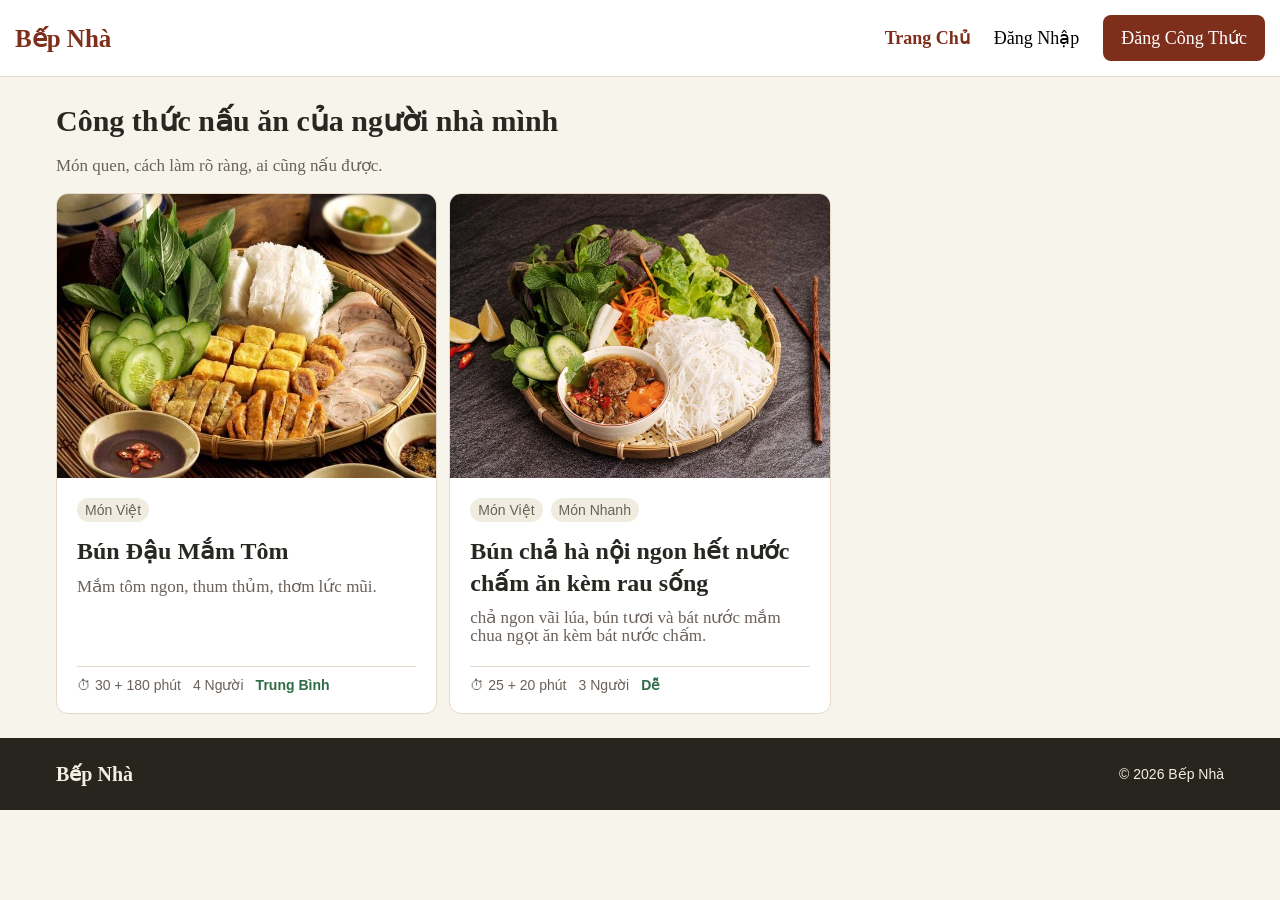
<file: index.html>
<!DOCTYPE html>
<html lang="en">
<head>
    <meta charset="UTF-8">
    <meta name="viewport" content="width=device-width, initial-scale=1.0">
    <title>Bếp Nhà</title>
    <link rel="stylesheet" href="css/style-home.css">
</head>
<body>
    <header class="header">
       <a href="index.html" class="logo">Bếp Nhà</a>
    <button
    class="menu-button"
    id="menu-button"
    type="button"
    aria-label="Mở menu"
    aria-expanded="false"
    aria-controls="navigation">☰</button>  

        <nav id="navigation"class="navigation">
            <a href="index.html" class="trangchu">Trang Chủ</a>
            <a href="dangnhap.html" class="dangnhap">Đăng Nhập</a>
            <a href="form.html" class="post-button">Đăng Công Thức</a>
        </nav>
       </details>
    </header>
    
    <main class="container">
        <section class="section">  
           <h2>Công thức nấu ăn của người nhà mình</h2>
           <p>
              Món quen, cách làm rõ ràng, ai cũng nấu được.
           </p> 
         <div class="recipe-list">
           <article class="recipe-card">
              <img class="img" src="img/bún đậu mắm tôm.jpg" alt="bundaumantom">

              <div class="recipe-content">
                <span class="recipe-category">Món Việt</span>
                <h3 class="recipe-title">Bún Đậu Mắm Tôm</h3>
                <p> 
                    Mắm tôm ngon, thum thủm, thơm lức mũi.
                </p>

               <div class="recipe-info">
                  <span>⏱ 30 + 180 phút</span>
                  <span>4 Người</span>
                  <span class="recipe-level">Trung Bình</span>
               </div>
              </div>
           </article>

           <article class="recipe-card">
              <img class="img" src="img/Bun cha - przepis Pauliny Lipińskiej.jpg" alt="bunchahanoi">

              <div class="recipe-content">
                <div class="recipe-categories">
                  <span class="recipe-category">Món Việt</span>
                  <span class="recipe-category">Món Nhanh</span>
                </div>
                <h3 class="recipe-title">Bún chả hà nội ngon hết nước chấm ăn kèm rau sống</h3>
                <p> 
                    chả ngon vãi lúa, bún tươi và bát nước mắm chua ngọt ăn kèm bát nước chấm.
                </p>

               <div class="recipe-info">
                  <span>⏱ 25 + 20 phút</span>
                  <span>3 Người</span>
                  <span class="recipe-level">Dễ</span>
               </div>
              </div>
           </article>
          </div> 
        </section>
    </main>

    <footer class="footer">
      <div class="inner">
        <div class="slogo">
          <h2>Bếp Nhà</h2>
          <p>
            Công thức gia đình Việt.
          </p>
        </div>
        <p class="footer-c">© 2026 Bếp Nhà</p>
       </div>
    </footer>
</body>
</html>
</file>
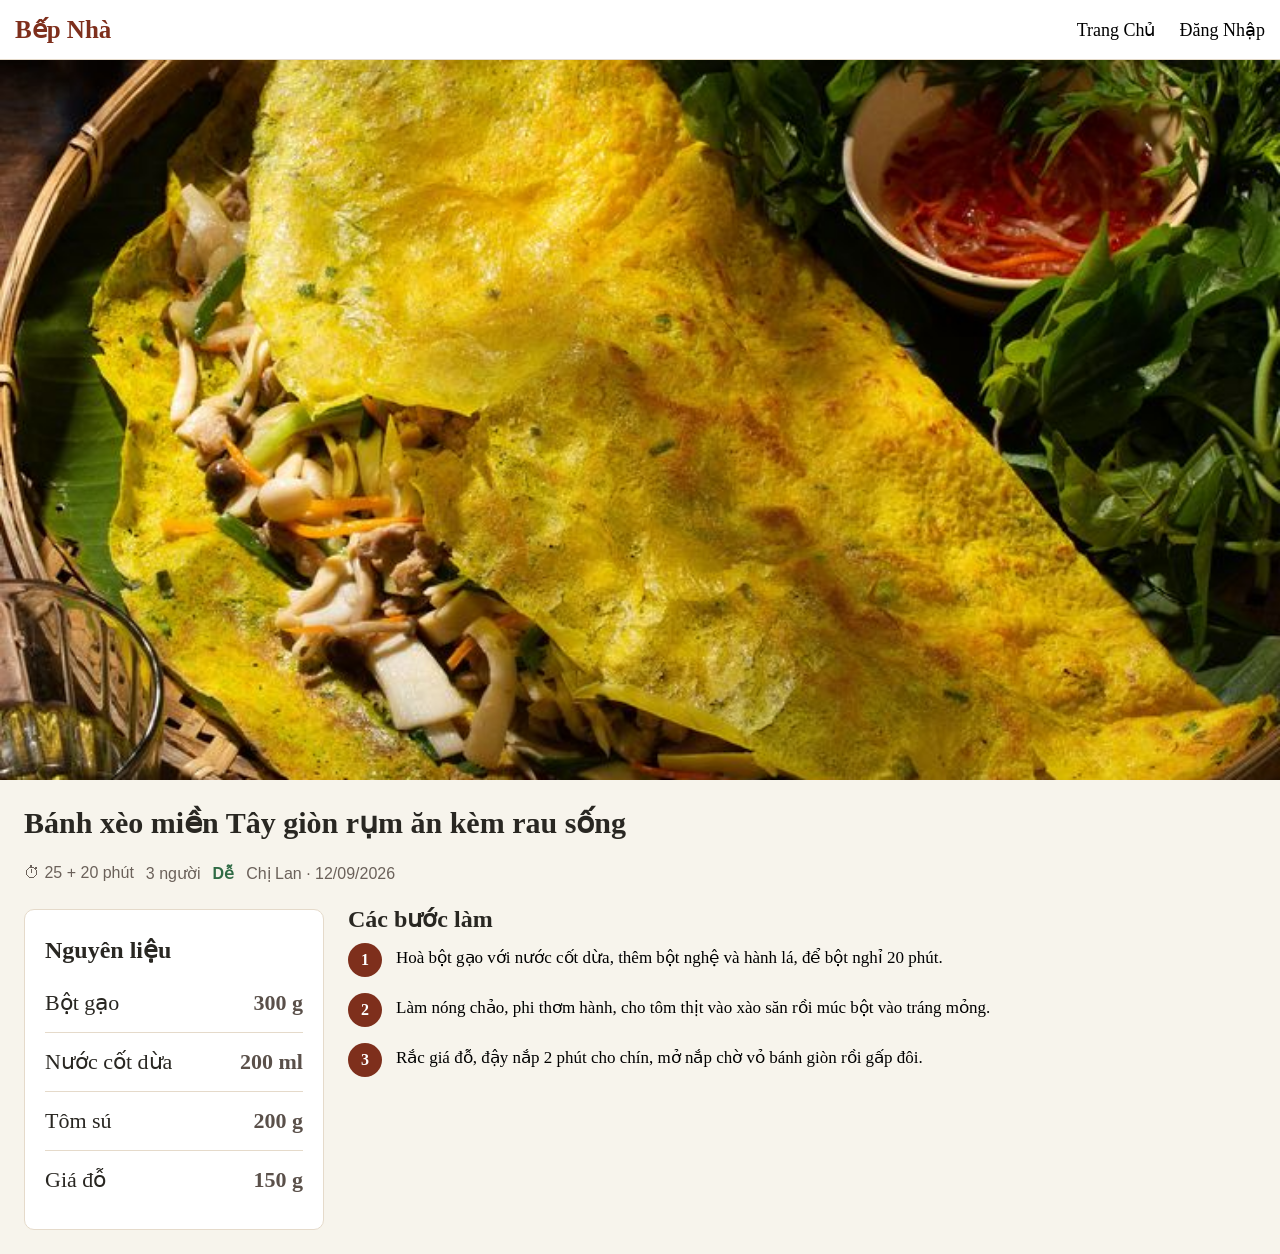
<file: detail.html>
<!DOCTYPE html>
<html lang="en">
<head>
    <meta charset="UTF-8">
    <meta name="viewport" content="width=device-width, initial-scale=1.0">
    <title>Bếp Nhà</title>
    <link rel="stylesheet" href="css/detail.css">
</head>
<body>
    <header class="header">
        <a href="index.html" class="logo">Bếp Nhà</a>

          <button
          class="menu-button"
          id="menu-button"
          type="button"
          aria-label="Mở menu"
          aria-expanded="false"
          aria-controls="navigation">☰</button>  

        <nav id="navigation"class="navigation">
            <a href="index.html" class="trangchu">Trang Chủ</a>
            <a href="login.html" class="dangnhap">Đăng Nhập</a>
        </nav>
    </header>
    
    <main class="wrap">
    <div class="card">
                <img class="card-img" src="img/Bánh xèo_.jpg" alt="banhxeomientay">
           
        <div class="content">
            <div class="description">
                <span class="descrip">Món Việt</span>
                <span class="descrip">Món Nhanh</span>
            </div>
              <h2>Bánh xèo miền Tây giòn rụm ăn kèm rau sống</h2>
              <article>
                Vỏ bánh mỏng vàng ruộm nhờ nước cốt dừa và bột nghệ tươi, ăn nóng ngay khi vừa vớt khỏi chảo.
              </article>
         <div class="order-card">
            <div class="order">
                <div class="items">
                    <span>Chuẩn bị</span>
                    <strong>25 phút</strong>
                </div>

                <div class="items">
                    <span>Nấu</span>
                    <strong>20 phút</strong>
                </div>

                <div class="items">
                    <span>Khẩu phần</span>
                    <strong>3 người</strong>
                </div>

                <div class="items">
                    <span>Độ khó</span>
                    <strong class="easy">Dễ</strong>
                </div>
            </div>

            <div class="author">
                <span>Tác giả · ngày đăng</span>
                <strong>Chị Lan · 12/09/2026</strong>
            </div>
          </div>

        <div class="info">
                <span>⏱ 25 + 20 phút</span>
                <span>3 người</span>
                <span class="level">Dễ</span>
                <span>Chị Lan · 12/09/2026</span>
        </div>
        
        <div class="bin">
            <section class="ingre">
            <h3>Nguyên liệu</h3>    

            <div class="container">
                    <div class="ingredients">
                        <span>Bột gạo</span>
                        <strong>300 g</strong>
                    </div>

                    <div class="ingredients">
                        <span>Nước cốt dừa</span>
                        <strong>200 ml</strong>
                    </div>

                    <div class="ingredients">
                        <span>Tôm sú</span>
                        <strong>200 g</strong>
                    </div>

                    <div class="ingredients">
                        <span>Giá đỗ</span>
                        <strong>150 g</strong>
                    </div>
            </div>
            </section>

            <section class="step">
            <h3>Các bước làm</h3>

            <div class="steps">
               <span class="number">1</span>
                  <p>
                    Hoà bột gạo với nước cốt dừa, thêm bột nghệ và hành lá, để bột nghỉ 20 phút.
                  </p>
            </div>

            <div class="steps">
               <span class="number">2</span>
                  <p>
                    Làm nóng chảo, phi thơm hành, cho tôm thịt vào xào săn rồi múc bột vào tráng mỏng.
                  </p>
            </div>

            <div class="steps">
               <span class="number">3</span>
                  <p>
                    Rắc giá đỗ, đậy nắp 2 phút cho chín, mở nắp chờ vỏ bánh giòn rồi gấp đôi.
                  </p>
            </div>
            </section>
        </div>
            <h3 class="h3">Bình luận (2)</h3>
           
          <div class="comment">
            <div class="comment-who">
                <strong>Minh Trí</strong>
                <span>2 giờ trước</span>
            </div>    
                <p>
                    Mình pha thêm chút bia cho vỏ giòn lâu hơn, cả nhà khen ngon.
                </p>
          </div>
              
          <div class="comment">
            <div class="comment-who">
                <strong>Thu Hà</strong>
                <span>hôm qua</span>
            </div>
                <p>
                    Nhà mình không có nước cốt dừa nên thay bằng sữa tươi, vẫn ổn ạ.
                </p>
          </div>

            <div class="log">
                <p>
                    Đăng nhập để viết bình luận cho món này.    
                </p>
                <a class="login" href="login.html">Đăng Nhập</a>
            </div>
        </div>
    </div>
    </main>
</body>
</html>
</file>
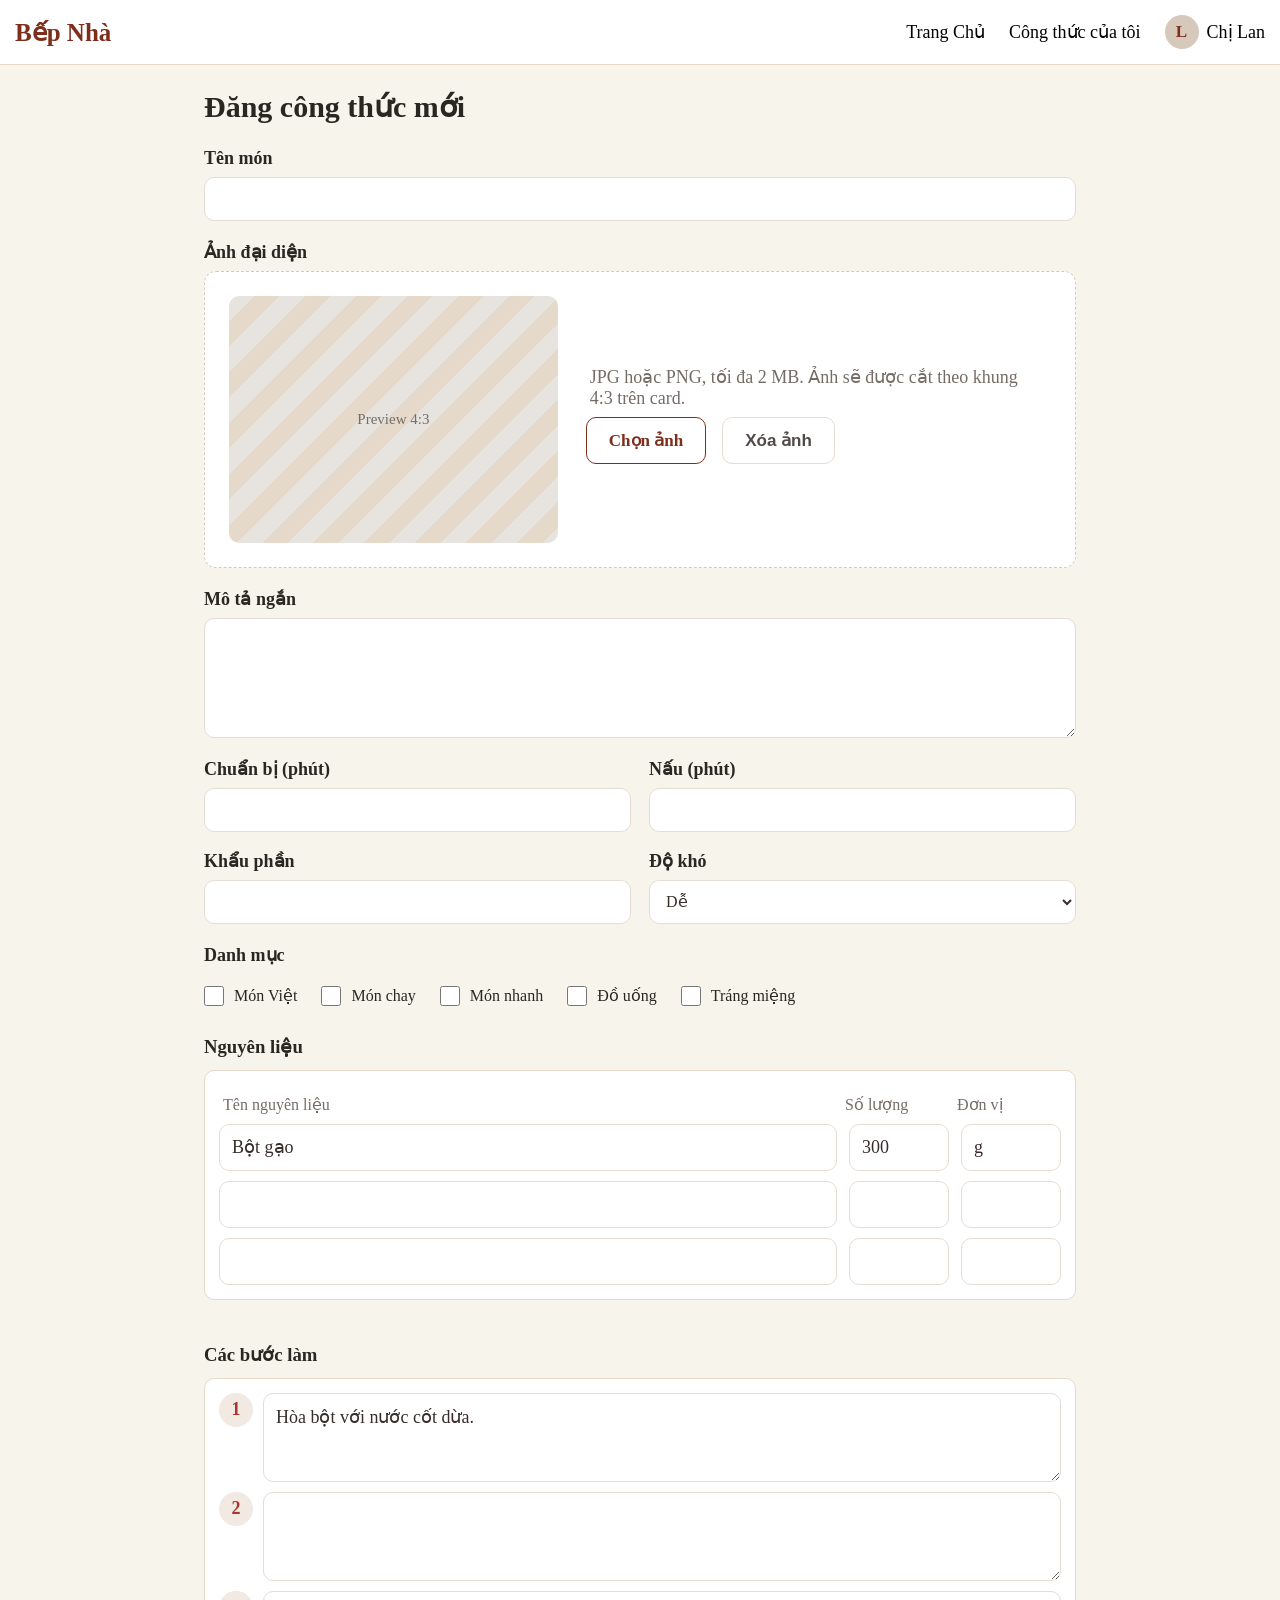
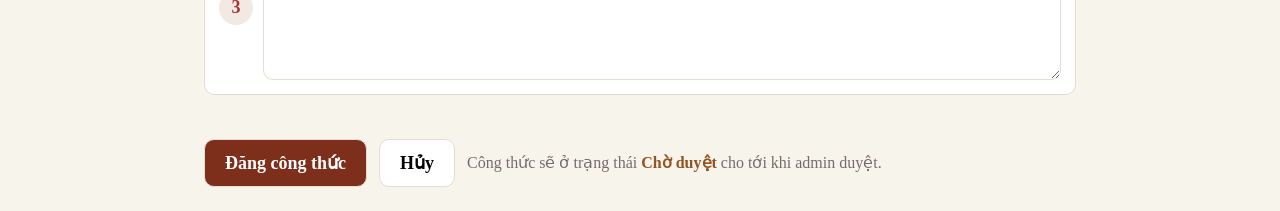
<file: form.html>
<!DOCTYPE html>
<html lang="en">
<head>
    <meta charset="UTF-8">
    <meta name="viewport" content="width=device-width, initial-scale=1.0">
    <title>Bếp Nhà</title>
    <link rel="stylesheet" href="css/form.css">
</head>
<body>
    <header class="header">
       <a href="index.html" class="logo">Bếp Nhà</a>
    <button
    class="menu-button"
    id="menu-button"
    type="button"
    aria-label="Mở menu"
    aria-expanded="false"
    aria-controls="navigation">☰</button>  

        <nav id="navigation"class="navigation">
            <a href="index.html" class="trangchu">Trang Chủ</a>
            <a href="detail.html" class="myrecipe">Công thức của tôi</a>
          <div class="client">
            <span class=avt>L</span>
            <a href="account.html" class="account">Chị Lan</a>
          </div>
        </nav>
    </header>
    

    <main class="container">
            <h2>Đăng công thức mới</h2>

            <form>

                <div class="form-group full">
                    <label for="recipeName">Tên món</label>
                    <input
                    type="text"
                    id="recipeName"
                    name="recipeName"
                    required>
                </div>

                <div class="form-group full">
                    <label for="recipeImg">Ảnh đại diện</label>

                    <div class="upload">
                        <div class="img-preview">
                            <span>Preview 4:3</span>    
                        </div>
                      <div class="upload-content">
                        <p>
                            Chọn một ảnh JPG hoặc PNG, tối đa 2 MB.
                        </p>

                        <article>JPG hoặc PNG, tối đa 2 MB. Ảnh sẽ được cắt theo khung 4:3 trên card.</article>
                      
                      <div class="action">
                        <label for="recipeImg" class="uploadIMG">Chọn ảnh</label>

                        <input
                        type="file"
                        id="recipeImg"
                        name="recipeImg"
                        accept=".jpg,.jpeg,.png"
                        hidden>

                        <button type="button" class="delete-image">Xóa ảnh</button>
                      </div>
                      </div>
                    </div>
                </div>

                <div class="form-group full">
                    <label for="description">Mô tả ngắn</label>

                    <textarea
                    id="description"
                    name="description"
                    rows="4"
                    placeholder="Giới thiệu ngắn về món ăn"
                    required>
                    </textarea>
                </div>
            <div class="wrap">
                <div class="form-group">
                    <label for="preptime">Chuẩn bị (phút)</label>

                    <input
                    type="number"
                    id="preptime"
                    name="preptime"
                    min="0"
                    required>
                </div>

                <div class="form-group">
                    <label for="cooktime">Nấu (phút)</label>

                    <input
                    type="number"
                    id="cooktime"
                    name="cooktime"
                    min="0"
                    required>
                </div>

                <div class="form-group">
                    <label for="servings">Khẩu phần</label>

                    <input
                    type="number"
                    id="servings"
                    name="servings"
                    min="1"
                    required>
                </div>

                <div class="form-group">
                    <label for="difficulty">Độ khó</label>

                    <select id="difficulty" name="difficulty">
                        <option value="easy">Dễ</option>
                        <option value="medium">Trung bình</option>
                        <option value="hard">Khó</option>
                    </select>
                </div>
                </div>

                <fieldset class="form-group full categories">
                    <legend>Danh mục</legend>
                 <div class="checkbox-list">
                    <label class="checkbox-item">
                        <input type="checkbox" name="categories" value="mon-viet">
                        <span>Món Việt</span>
                    </label>
 
                     <label class="checkbox-item">
                        <input type="checkbox" name="categories" value="mon-chay">
                        <span>Món chay</span>
                    </label>

                     <label class="checkbox-item">
                        <input type="checkbox" name="categories" value="mon-nhanh">
                        <span>Món nhanh</span>
                    </label>

                     <label class="checkbox-item">
                        <input type="checkbox" name="categories" value="do-uong">
                        <span>Đồ uống</span>
                    </label>

                     <label class="checkbox-item">
                        <input type="checkbox" name="categories" value="trang-mieng">
                        <span>Tráng miệng</span>
                    </label>
                 </div>
                </fieldset>

                <section class="recipe-section">
                        <h3>Nguyên liệu</h3>

                        <div class="box">
                            <div class="ingre-header">
                                <span>Tên nguyên liệu</span>
                                <span>Số lượng</span>
                                <span>Đơn vị</span>
                            </div>
                         <div class="grid">
                            <input type="text"
                                   value="Bột gạo" aria-label="Tên nguyên liệu 1">
                            <input type="number"
                                   value="300" aria-label="Số lượng 1">
                            <input type="text"
                                   value="g" aria-label="Đơn vị 1">

                            <input type="text"
                                   aria-label="Tên nguyên liệu 2">
                            <input type="number"
                                   aria-label="Số lượng 2">
                            <input type="text"
                                   aria-label="Đơn vị 2">
                            
                            <input type="text"
                                   aria-label="Tên nguyên liệu 3">
                            <input type="number"
                                   aria-label="Số lượng 3">
                            <input type="text"
                                   aria-label="Đơn vị 3">
                         </div>
                            <p class="help">Tên · số lượng · đơn vị</p>
                        </div>
                </section>

                <section class="recipe-section">
                    <h3>Các bước làm</h3>

                    <div class="stepbox">
                        <div class="gridrow">
                            <span class="step-number">1</span>
                            <textarea rows="3"
                                      aria-label="Bước làm 1">Hòa bột với nước cốt dừa.</textarea>
                        </div>

                        <div class="gridrow">
                            <span class="step-number">2</span>
                            <textarea rows="3"
                                      aria-label="Bước làm 2"></textarea>
                        </div>

                        <div class="gridrow">
                            <span class="step-number">3</span>
                            <textarea rows="3"
                                      aria-label="Bước làm 3"></textarea>
                        </div>
                    </div>
                </section>

                <div class="recipe-actions">
                    <button type="submit" class="btn-submit">
                        Đăng công thức
                    </button>

                    <button type="reset" class="btn-cancel">
                        Hủy
                    </button>

                    <p class="form-note">
                       Công thức sẽ ở trạng thái
                       <strong> Chờ duyệt </strong>
                       cho tới khi admin duyệt.
                    </p>
                </div>
            </form>
    </main>
</body>
</html>
</file>
<file: css/style-home.css>
*{
    box-sizing: border-box;
}
body{
    margin: 0;
    background-color: #f7f4ec;
    color: #292722
}
.header {
   position: relative;
   display: flex;
   justify-content: space-between;
   align-items: center;
   padding: 15px;
   background-color: #ffffff;
   border-bottom: 1px solid #E5DACA;
}

.logo {
    color: #7E2F1C;
    text-decoration: none;
    font-size: 25px;
    font-weight: bold;
}

.menu-button {
    display: none;
    width: 40px;
    height: 40px;
    font-size: 25px;
    border-radius: 6px;
    border: 1px solid #E5DACA;
    background-color: white;
    cursor: pointer;
}

.navigation {
    display: flex;
    align-items: center;
    gap: 24px;
}

.navigation a {
    text-decoration: none;
    font-size: 18px;
}

.navigation a:hover {
   text-decoration: underline;
}

.post-button {
   padding: 12px 18px;
   background-color: #7E2F1C;
   color: white;
   border-radius: 8px;
}

.trangchu {
    color:#7E2F1C;
    font-weight: bold;
}

.dangnhap {
    color: black;
}

.container {
    max-width: 1200px;
    margin: 0 auto;
    padding: 24px 16px;
}

.section h2 {
    margin-top: 2px;
    font-size: 30px;
    flex-wrap: wrap;
}

.section p {
    line-height: 5px;
    font-size: 17px;
    margin-bottom: 25px;
    color: #6B615A;
    flex-wrap: wrap;
}

.recipe-list {
    display: grid;
    grid-template-columns: 1fr;
    gap: 12px;
    align-items: stretch;
}

.recipe-card {
    display: flex;
    flex-direction: column;
    width: 100%;
    max-width: none;
    background-color: white;
    border: 1px solid #E5DACA;
    border-radius: 12px;
    overflow: hidden;
}

.img {
    display: block;
    width: 100%;
    aspect-ratio: 4/3;
    object-fit: cover;
}

.recipe-content {
    display: flex;
    flex-direction: column;
    flex: 1;
    padding: 20px;
}

.recipe-categories {
    display: flex;
    flex-wrap: wrap;
    gap: 8px;
}

.recipe-category {
    display: inline-block;
    padding: 4px 8px;
    background-color: #f0ecdf;
    border-radius: 12px;
    font-family: georgia, sans-serif;
    font-size: 14px;
    color: #6B615A;
    align-self: flex-start;
}

.recipe-title {
    margin: 14px 0 10px;
    font-size: 24px;
    line-height: 1.3;
    flex-wrap: wrap;
}

.recipe-list p{
    margin: 0 0 20px;
    font-size: 17px;
    line-height: 1.1;
    flex-wrap: wrap;
}

.recipe-info {
    display: flex;
    flex-wrap: wrap;
    align-items: center;
    gap: 12px;
    padding-top: 10px;
    border-top: 1px solid #E5DACA;
    font-family: arial, sans-serif;
    font-size: 14px;
    color: #6B615A;
    margin-top: auto;
}

.recipe-level {
    font-weight: bold;
    color: #2F6B45;
}

.footer {
    background-color: #28251e;
    color: #f5eee2;
}

.inner {
    max-width: 1200px;
    margin: 0 auto;
    padding: 24px 16px;
}

.slogo h2 {
    margin: 0 0 12px;
    font-size: 20px;
}

.slogo p,
.footer-c {
    margin: 0;
    font-family: arial, sans-serif;
    font-size: 14px;
    line-height: 1.6;
    color: #f5eee2;
}

@media screen and (min-width: 360px) {
    .menu-button {
        display: block;
    }
    .navigation {
        display: none;
    }
}
@media screen and (min-width: 760px) {
    .menu-button {
        display: none;
    }
    .navigation {
        display: flex;
    }
    .recipe-list {
        grid-template-columns: repeat(2, 1fr);
    }
    .inner {
        display: flex;
        justify-content: space-between;
        align-items: center;
        gap: 20px;
    }
    .slogo p {
        display: none;
    }
    .slogo h2,
    .footer-c {
        margin: 0;
    }

}
@media screen and (min-width: 1280px) {
    .recipe-list {
        grid-template-columns: repeat(3, 1fr);
    }
}
</file>
<file: css/detail.css>
*{
    box-sizing: border-box;
}
body {
    margin: 0;
    background-color: #f7f4ec;
    color: #292722;
}
.header {
    position: relative;
    display: flex;
    justify-content: space-between;
    align-items: center;
    padding: 15px;
    background-color: #ffffff;
    border-bottom: 1px solid #E5DACA;
}

.logo {
    color: #7E2F1C;
    text-decoration: none;
    font-size: 25px;
    font-weight: bold;
}

.menu-button {
    display: none;
    width: 40px;
    height: 40px;
    font-size: 25px;
    border-radius: 6px;
    border: 1px solid #E5DACA;
    background-color: white;
    cursor: pointer;
}

.navigation {
    display: flex;
    align-items: center;
    gap: 24px;
}

.navigation a {
    text-decoration: none;
    font-size: 18px;
}

.navigation a:hover {
   text-decoration: underline;
}

.dangnhap,
.trangchu {
    color: black;
}

.wrap {
    margin: 0;
    padding: 0;
    max-width: 1280px;
}

.content h2 {
    flex-wrap: wrap;
    font-size: 30px;
    margin: 12px 0;
    line-height: 1.25;
}

.content article {
    font-size: 17px;
    line-height: 1.5;
    margin: 0 0 20px;
    flex-wrap: wrap;
    color: #6B615A;
}

.card {
    width: 100%;
    max-width: none;
    padding: 0;
    margin: 0;
    background-color: #f7f4ec;
}

.card-img {
    display: block;
    width: 100%;
    height: auto;
    object-fit: cover;
    aspect-ratio: 16/9;
}

.content {
    padding: 24px;
}

.description {
    display: block;
    flex-wrap: wrap;
}

.descrip {
    display: inline-block;
    padding: 4px 8px;
    background-color: #f0ecdf;
    border-radius: 12px;
    font-family: georgia, sans-serif;
    font-size: 14px;
    color: #6B615A;
}

.order-card {
    max-width: 600px;
    margin: 0 auto;
    background-color: #ffffff;
    border: 1px solid #E5DACA;
    border-radius: 10px;
    padding: 14px;
}

.order {
    display: grid;
    grid-template-columns: repeat(2, minmax(0, 1fr));
    gap: 12px;
}

.items,
.author {
    display: flex;
    flex-direction: column;
    gap: 3px;
}

.easy {
    color: #2F6B45;
}

.order-card span {
    font-size: 16px;
    color: #6B615A;
}

.order-card strong {
    line-height: 1.3;
    font-size: 20px;
}

.author {
    margin-top: 16px;
    padding-top: 12px;
    border-top: 1px solid #E5DACA;
}

.info {
 display: flex;
    flex-wrap: wrap;
    align-items: center;
    gap: 12px;
    padding-top: 10px;
    font-family: arial, sans-serif;
    font-size: 16px;
    color: #6B615A;
    margin-top: auto;
}

.level {
    font-weight: bold;
    color: #2F6B45;
}

.bin {
    display: grid;
    grid-template-columns: minmax(0, 1fr);
    gap: 24px;
    align-items: start;
}

.ingre,
.step {
    min-width: 0;
}

.bin h3 {
    font-size: 24px;
    margin:6px 0 10px;
}

.ingre >.container {
    background-color: #ffffff;
    border: 1px solid #E5DACA;
    border-radius: 10px;
    padding: 20px;
}

.ingredients {
    display: flex;
    justify-content: space-between;
    align-items: center;
    gap: 16px;
    padding: 16px 0;
    border-bottom: 1px solid #E5DACA;
}

.ingredients:last-child {
    border-bottom: none;
}

.ingredients strong {
    flex-wrap: nowrap;
    color:#5a504a;
    font-size: 22px;
    flex-shrink: 0;
}

.ingredients span {
    font-size: 22px;
}

.steps {
    display: flex;
    align-items: flex-start;
    gap: 14px;
    margin-bottom: 16px;
}

.number {
    height: 34px;
    flex: 0 0 34px;
    background-color: #7E2F1C;
    border-radius: 50%;
    color: #ffffff;
    font-weight: bold;
    display: flex;
    justify-content: center;
    align-items: center;
    flex-shrink: 0;
}

.steps p {
    margin: 0;
    min-width: 0;
    line-height: 1.75;
    color: black;
    font-size: 17px;  
}

.h3 {
    border-top: 1px solid #E5DACA;
    padding: 12px 0;
}

.comment,
.log {
    border: 1px solid #E5DACA;
    border-radius: 10px;
    padding: 20px;
}

.comment {
    background-color: white;
    margin-bottom: 14px;
}

.comment-who {
    display: flex;
    justify-content: space-between;
    align-items: center;
    gap: 12px;
}

.comment-who strong {
    font-size: 18px;
}

.comment-who span {
    font-size: 14px;
    color: #6B615A;
    flex-wrap: nowrap; 
}

.comment p,
.log p {
    margin: 10px 0 0;
    font-size: 18px;
    line-height: 1.75;
}

.log {
    background-color: #ede7d5;
}

.log p {
    margin: 0 0 16px;
}

.login {
    padding: 12px 18px;
    background-color: #7E2F1C;
    color: white;
    border-radius: 8px;
    font-size: 16px;
    text-decoration: none;
}

.login:hover {
   text-decoration: underline;
}

@media screen and (min-width: 360px) {
    .menu-button {
        display: grid;
    }
    .navigation {
        display: none;
    }
    .info {
        display: none;
    }
}

@media screen and (min-width: 760px) {
    .menu-button {
        display: none;
    }
    .navigation {
        display: flex;
    }
    .card-img{
        aspect-ratio: 16/9;
    }
    .content h2 {
        margin-top: auto;
    }
    .description {
        display: none;
    }
    .content article {
        display: none;
    }
    .info {
        display: flex;
    }
    .order-card {
        display: none;
    }
    .bin {
        grid-template-columns: 300px minmax(0, 1fr);
        margin-top: 16px;
    }   
    .ingre {
        border: 1px solid #E5DACA;
        border-radius: 10px;
        padding:20px;
        background-color: #ffffff;
        margin-top: 10px;
    }
    .ingre > .container{
        border: none;
        border-radius: 0;
        padding: 0;
    }
    .h3 {
        display: none;
    }
    .comment,
    .comment-who,
    .log {
        display: none;
    }
}
</file>
<file: css/form.css>
*{
    box-sizing: border-box;
    margin: 0;
    padding: 0;
}

:root {
    --primary: #bd443b;
    --primary-hover: #a53630;
    --background: #faf7f1;
    --surface: #ffffff;
    --text: #382d2b;
    --muted: #766c67;
    --border: #e5dcd3;
}

body {
    background-color: #f7f4ec;
    color:#292722;
}

.header {
    position: relative;
    display: flex;
    justify-content: space-between;
    align-items: center;
    padding: 15px;
    background-color: #ffffff;
    border-bottom: 1px solid #E5DACA;
}

.logo {
    color: #7E2F1C;
    text-decoration: none;
    font-size: 25px;
    font-weight: bold;
}

.menu-button {
    display: none;
    width: 40px;
    height: 40px;
    font-size: 25px;
    border-radius: 6px;
    border: 1px solid #E5DACA;
    background-color: white;
    cursor: pointer;
}

.navigation {
    display: flex;
    align-items: center;
    gap: 24px;
}

.navigation a {
    text-decoration: none;
    font-size: 18px;
}

.navigation a:hover {
   text-decoration: underline;
}

.myrecipe,
.trangchu,
.account {
    color: black;
}

.client {
    display: flex;
    justify-content: center;
    align-items: center;
    gap:8px;
}

.avt {
    display: flex;
    justify-content: center;
    align-items: center;
    width: 34px;
    height: 34px;
    border-radius: 50%;
    background-color: #d7c8bc;
    color: #7E2F1C;
    font-size: 17px;
    font-weight: 700;
}

.container {
    width: 100%;
    max-width: 900px;
    margin: 0 auto;
    padding: 24px 14px;
}

h2 {
    margin-bottom: 24px;
    font-size: 30px;
    font-weight: bold;  
}

form {
    display: grid;
    grid-template-columns: minmax(0, 1fr);
    gap: 20px;
}

.form-group {
    display: flex;
    flex-direction: column;
    gap: 8px;
    min-width: none;
}

.full {
    grid-column: 1 / -1;
}

.form-group > label,
.form-group > legend {
    font-size: 18px;
    font-weight: 600;
}

input,
textarea,
select {
    width: 100%;
    min-width: none;
    min-height: 44px;
    padding: 11px 12px;
    border: 1px solid var(--border);
    border-radius: 10px;
    background: #ffffff;
    color: var(--text);
    font: inherit;
}

textarea {
    min-height: 120px;
    resize: vertical;
}

input:focus,
textarea:focus,
select:focus {
    outline: 2px solid #bd443b40;
    border-color: var(--primary);
}

.upload {
    display: flex;
    align-items: center;
    gap: 12px;
    width: 100%;
    padding: 24px;
    border: 1px dashed #d7c8bc;
    border-radius: 12px;
    background: #ffffff;    
}

.img-preview {
    flex: 0 0 40%;
    aspect-ratio: 4 / 3;
    display: flex;
    align-items: center;
    justify-content: center;
    overflow: hidden;
    border-radius: 10px;
    background: repeating-linear-gradient(135deg, #e7e4df 0px,
                                                  #e7e4df 18px,
                                                  #E5DACA 18px,
                                                  #E5DACA 36px);
    color: #766c67
}

.img-preview span {
    font-size:  15px;
}

.upload-content {
    flex: 1;
    min-width: none;
}

.upload-content p {
    padding:0 20px;
    line-height: 1.75;
    color: var(--muted);
    font-size: 18px;
}

.upload-content article {
    color: var(--muted);
    font-size: 18px;
}

.action {
    display: flex;
    flex-wrap: wrap;
    align-items: center;
}

.upload input[type="file"] {
    min-height: auto;
    border: none;
    background: transparent;
}

.uploadIMG,
.delete-image {
    display: inline-flex;
    align-items: center;
    justify-content: center;
    min-height: 40px;
    padding: 12px 22px;
    margin: 8px 16px;
    border:1px solid #7E2F1C;
    border-radius: 10px;
    background: transparent;
    color:#7E2F1C;
    font-size: 17px;
    font-weight: 600;
    cursor: pointer;
}

.uploadIMG:hover {
    background: #fbefeb;
}

.delete-image {
    border-color: #e5dcd3;
    color: #514a48;
    margin: 0;
}

.delete-image:hover {
    background: #f5f0eb;
}

.wrap {
    display: grid;
    grid-template-columns: repeat(2, minmax(0, 1fr));
    gap: 10px;
}

.categories {
    border: none;
    min-width: none;
}

.categories legend {
    margin-bottom: 10px;
}

.checkbox-list {
    display: flex;
    flex-wrap: wrap;
    align-items: center;
    gap: 12px 24px;
}

.checkbox-item {
    display: inline-flex;
    align-items: center;
    gap: 10px;
    margin: 10px 0;
    cursor: pointer;
}

.checkbox-item input {
    width: 20px;
    min-width: 20px;
    height: 20px;
    min-height: 20px;
    accent-color: var(--primary);
}

.recipe-section {
    margin-bottom: 24px;
}

.recipe-section h3 {
    margin: 0 0 12px;
}

.box,
.stepbox {
    padding: 14px;
    border: 1px solid #E5DACA;
    border-radius: 10px;
    background-color: #ffffff;
}

.grid,
.ingre-header {
    display: grid;
    grid-template-columns: minmax(0, 1fr) 100px 100px;
    gap: 10px 12px;
}

.ingre-header {
    margin: 10px 0 10px;
    padding: 0 4px;
    color: #766c67;
    font-size: 16px;
}

.grid input,
.gridrow textarea {
    width: 100%;
    min-width: none;
    padding: 12px;
    font: inherit;
    font-size: 18px;
}

.help {
    margin: 8px 4px 0;
    color: #766c67;
    font-size: 15px;
}

.stepbox {
    display: flex;
    flex-direction: column;
    gap: 10px;
}

.gridrow {
    display: grid;
    grid-template-columns: 44px minmax(0, 1fr);
    align-items: start;
}

.step-number {
    display: flex;
    align-items: center;
    justify-content: center;
    width: 34px;
    height: 34px;
    border-radius: 50%;
    background: #f1e9e2;
    color: #a53630;
    font-size: 18px;
    font-weight: 600;
}

.gridrow textarea {
    min-height: 50px;
    resize: vertical;
}

.recipe-actions {
    display: flex;
    flex-direction: column;
    gap: 8px;
    margin-top: 0;
}

.recipe-actions button {
    width: 100%;
    min-height: 44px;
    padding: 12px 20px;
    border-radius: 10px;
    font: inherit;
    font-size: 18px;
    font-weight: 600;
    cursor: pointer;
}

.btn-submit {
    background-color: #7E2F1C;
    color: #ffffff;
    border: 1px solid #e5dcd3;
}

.btn-submit:hover {
    background-color: #a63831;
}

.btn-cancel {
    border: 1px solid #e5dcd3;
    background: white;
}

.btn-cancel:hover {
    background-color: #e5dcd3;
}

.form-note {
    color:#766c67;
    margin: 0;
    font-size: 16px;
}

.form-note strong {
    color:#925422;
    margin-left: 4px;
    margin-right: 4px;
}

@media screen and (min-width: 360px) {
    .navigation {
        display: none;
    }
    .menu-button {
        display: grid;
    }
    .upload{
        padding: 12px;
    }
    .img-preview {
        display: none;
    }
    .upload-content article {
        display: none;
    }
    .delete-image {
        display: none;
    }
    .checkbox-list {
        display: grid;
    }
    .ingre-header {
        display: none;
    }
    .form-note {
        display: none;
    }
}
@media screen and (min-width: 1280px) {
    .navigation {
        display: flex;
    }
    .menu-button {
        display: none;
    }
    .upload {
        padding: 24px;
    }
    .img-preview {
        display: flex;
    }
    .upload-content P {
        display: none;
    }
    .upload-content article {
        display: flex;
        padding:0 20px;
    }
    .delete-image {
        display: flex;
    }
    .wrap {
        gap: 18px;
    }
    .checkbox-list {
        display: flex;
    }
    .help {
        display: none;
    }
    .ingre-header {
        display: grid;
    }
    .btn-submit {
        max-width: 240px;
    }
    .btn-cancel {
        max-width: 90px;
    }
    .form-note {
        display: flex;
    }
    .recipe-actions {
        flex-direction: row;
        align-items: center;
        gap: 12px;
    }
    .recipe-actions .btn-submit,
    .recipe-actions .btn-cancel {
        width: auto;
        flex-shrink: 0;
    }
}
</file>
